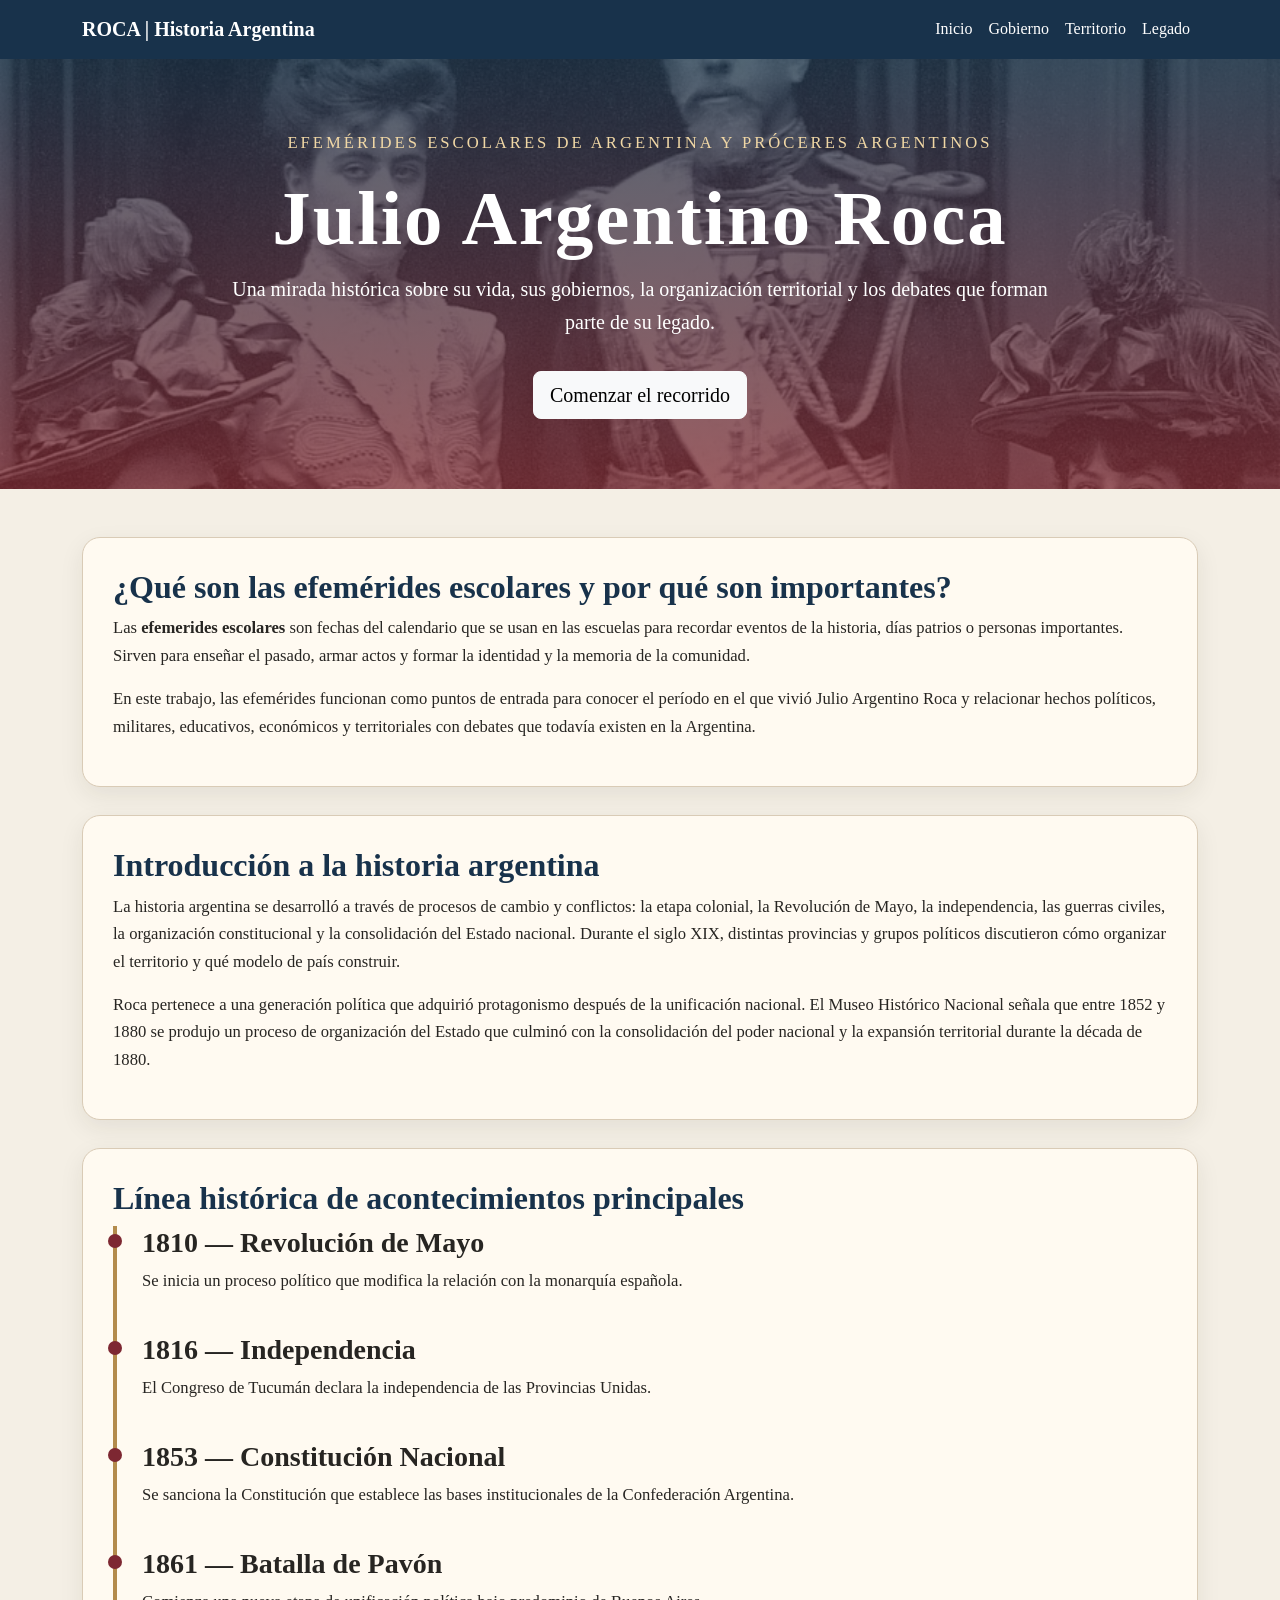
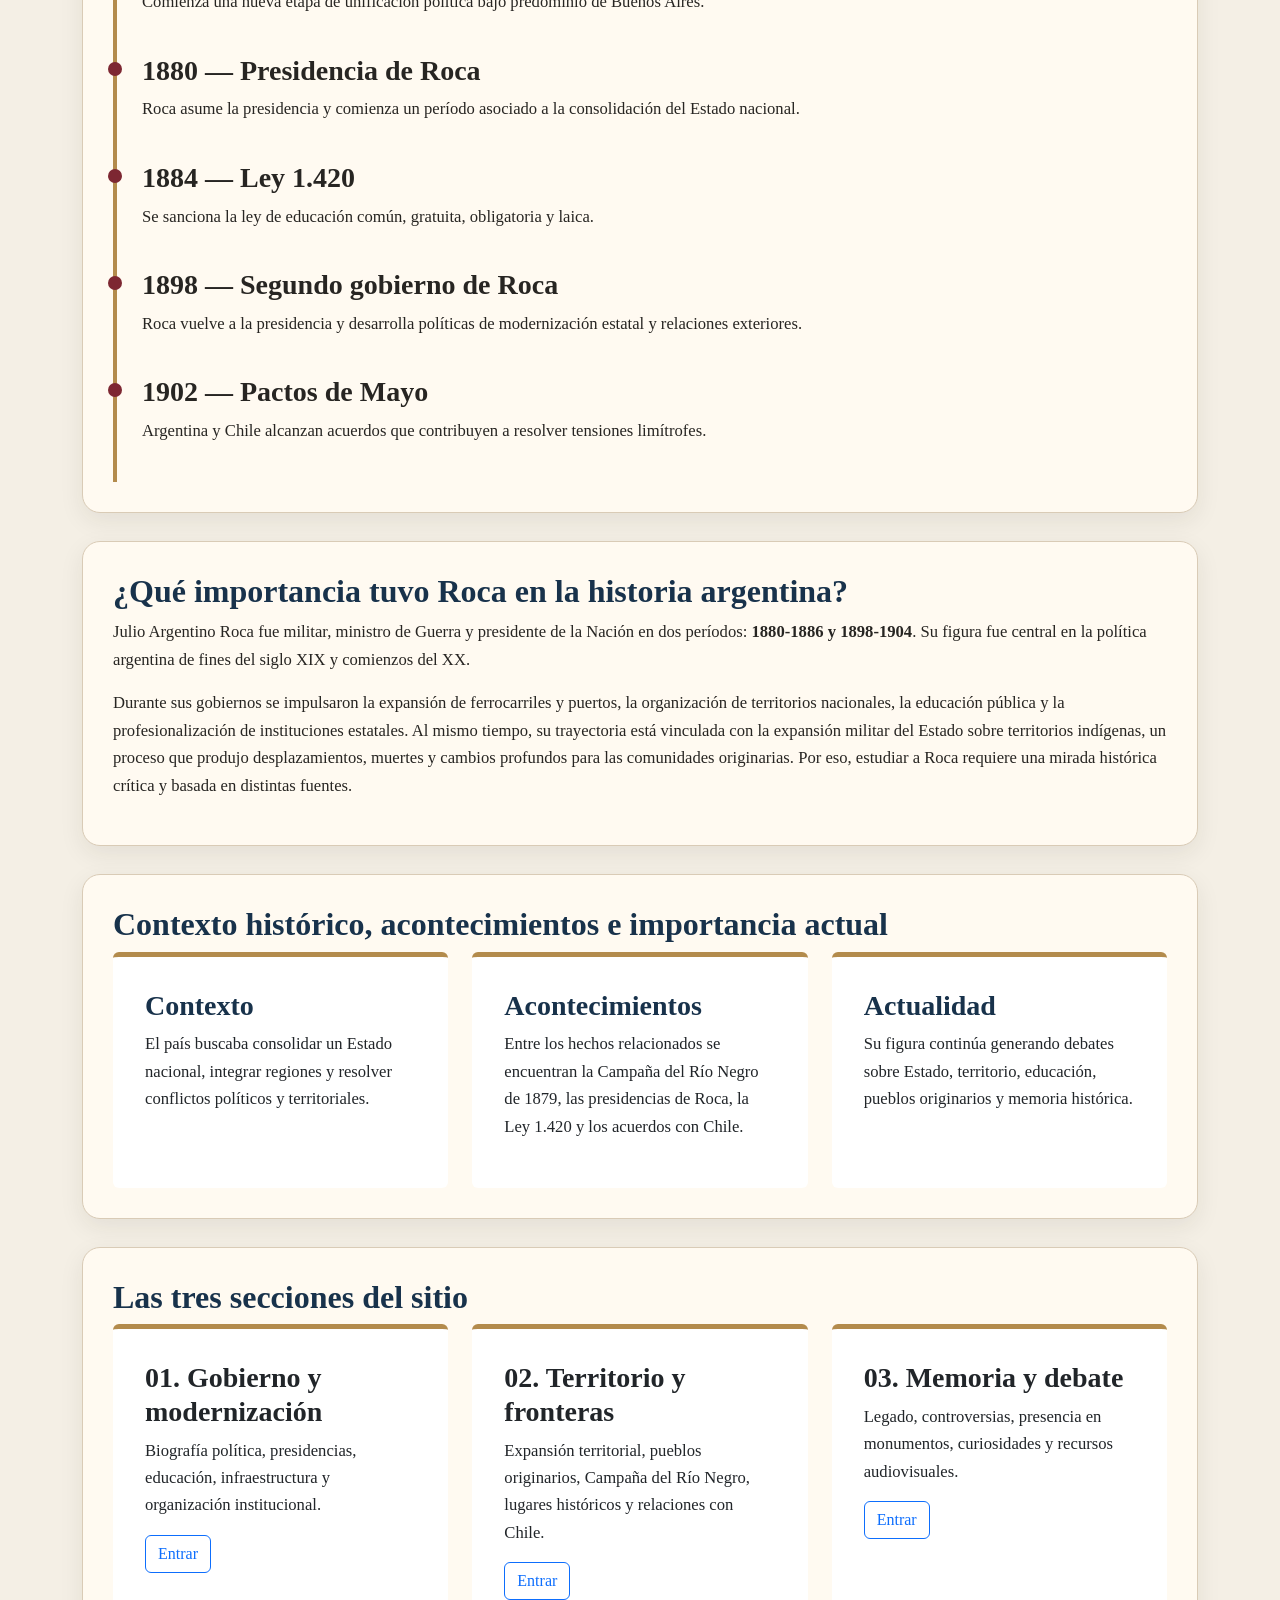
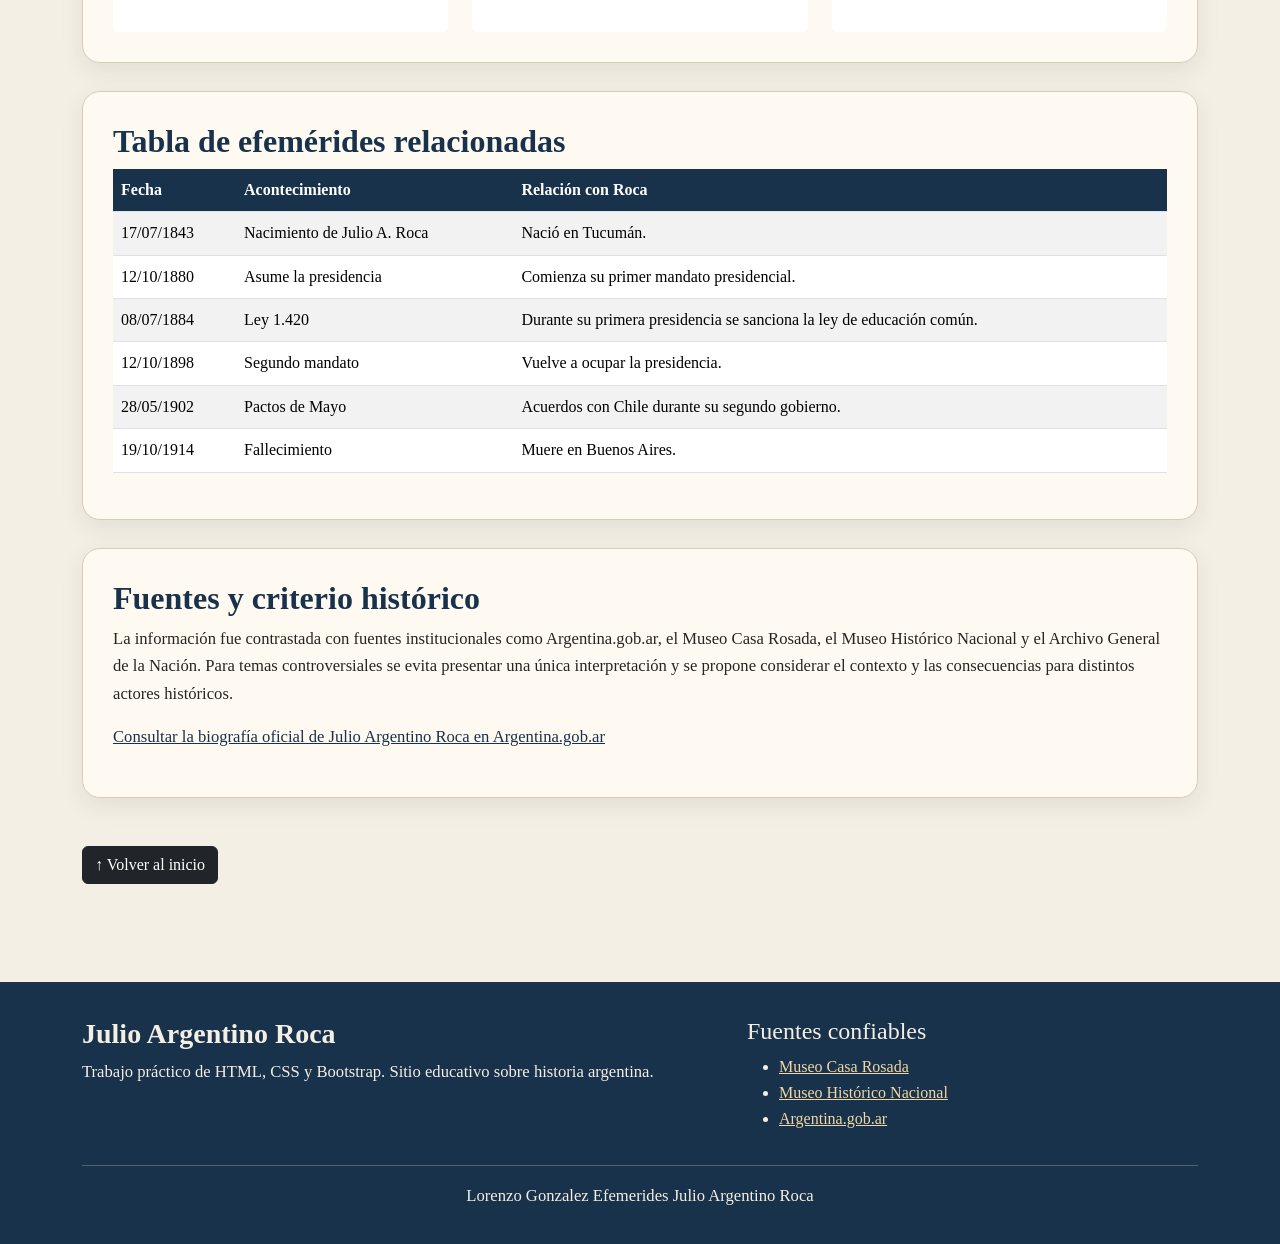
<file: index.html>
<!doctype html>
<html lang="es">
<head>
  <meta charset="utf-8">
  <meta name="viewport" content="width=device-width, initial-scale=1">
  <meta name="description" content="Efemérides escolares y Julio Argentino Roca — trabajo práctico de historia, HTML, CSS y Bootstrap.">
  <title>Inicio | Julio Argentino Roca</title>
  
<link href="https://cdn.jsdelivr.net/npm/bootstrap@5.3.3/dist/css/bootstrap.min.css" rel="stylesheet">
<script src="https://cdn.jsdelivr.net/npm/bootstrap@5.3.3/dist/js/bootstrap.bundle.min.js" defer></script>

  <link rel="stylesheet" href="css/style.css">
</head>
<body id="inicio">

<nav class="navbar navbar-expand-lg navbar-custom sticky-top" aria-label="Navegación principal">
  <div class="container">
    <a class="navbar-brand fw-bold" href="index.html">ROCA | Historia Argentina</a>
    <button class="navbar-toggler bg-light" type="button" data-bs-toggle="collapse" data-bs-target="#menu" aria-controls="menu" aria-expanded="false" aria-label="Abrir menú">☰</button>
    <div class="collapse navbar-collapse" id="menu">
      <ul class="navbar-nav ms-auto">
        <li class="nav-item"><a class="nav-link" href="index.html">Inicio</a></li>
        <li class="nav-item"><a class="nav-link" href="vida.html">Gobierno</a></li>
        <li class="nav-item"><a class="nav-link" href="efemerides.html">Territorio</a></li>
        <li class="nav-item"><a class="nav-link" href="legado.html">Legado</a></li>
      </ul>
    </div>
  </div>
</nav>


<header class="hero">
  <div class="hero-content">
    <p class="kicker">Efemérides escolares de Argentina y próceres argentinos</p>
    <h1>Julio Argentino Roca</h1>
    <p class="lead">Una mirada histórica sobre su vida, sus gobiernos, la organización territorial y los debates que forman parte de su legado.</p>
    <a class="btn btn-light btn-lg mt-3" href="#historia">Comenzar el recorrido</a>
  </div>
</header>

<main class="container py-5">
  <section class="section-box" id="efemerides">
    <h2>¿Qué son las efemérides escolares y por qué son importantes?</h2>
    <p>Las <strong>efemerides escolares</strong>  son fechas del calendario que se usan en las escuelas para recordar eventos de la historia, días patrios o personas importantes. Sirven para enseñar el pasado, armar actos y formar la identidad y la memoria de la comunidad</em>.</p>
    <p>En este trabajo, las efemérides funcionan como puntos de entrada para conocer el período en el que vivió Julio Argentino Roca y relacionar hechos políticos, militares, educativos, económicos y territoriales con debates que todavía existen en la Argentina.</p>
  </section>

  <section class="section-box" id="historia">
    <h2>Introducción a la historia argentina</h2>
    <p>La historia argentina se desarrolló a través de procesos de cambio y conflictos: la etapa colonial, la Revolución de Mayo, la independencia, las guerras civiles, la organización constitucional y la consolidación del Estado nacional. Durante el siglo XIX, distintas provincias y grupos políticos discutieron cómo organizar el territorio y qué modelo de país construir.</p>
    <p>Roca pertenece a una generación política que adquirió protagonismo después de la unificación nacional. El Museo Histórico Nacional señala que entre 1852 y 1880 se produjo un proceso de organización del Estado que culminó con la consolidación del poder nacional y la expansión territorial durante la década de 1880.</p>
  </section>

  <section class="section-box">
    <h2>Línea histórica de acontecimientos principales</h2>
    <div id="timeline">
      <div class="timeline-item"><h3>1810 — Revolución de Mayo</h3><p>Se inicia un proceso político que modifica la relación con la monarquía española.</p></div>
      <div class="timeline-item"><h3>1816 — Independencia</h3><p>El Congreso de Tucumán declara la independencia de las Provincias Unidas.</p></div>
      <div class="timeline-item"><h3>1853 — Constitución Nacional</h3><p>Se sanciona la Constitución que establece las bases institucionales de la Confederación Argentina.</p></div>
      <div class="timeline-item"><h3>1861 — Batalla de Pavón</h3><p>Comienza una nueva etapa de unificación política bajo predominio de Buenos Aires.</p></div>
      <div class="timeline-item"><h3>1880 — Presidencia de Roca</h3><p>Roca asume la presidencia y comienza un período asociado a la consolidación del Estado nacional.</p></div>
      <div class="timeline-item"><h3>1884 — Ley 1.420</h3><p>Se sanciona la ley de educación común, gratuita, obligatoria y laica.</p></div>
      <div class="timeline-item"><h3>1898 — Segundo gobierno de Roca</h3><p>Roca vuelve a la presidencia y desarrolla políticas de modernización estatal y relaciones exteriores.</p></div>
      <div class="timeline-item"><h3>1902 — Pactos de Mayo</h3><p>Argentina y Chile alcanzan acuerdos que contribuyen a resolver tensiones limítrofes.</p></div>
    </div>
  </section>

  <section class="section-box">
    <h2>¿Qué importancia tuvo Roca en la historia argentina?</h2>
    <p>Julio Argentino Roca fue militar, ministro de Guerra y presidente de la Nación en dos períodos: <strong>1880-1886 y 1898-1904</strong>. Su figura fue central en la política argentina de fines del siglo XIX y comienzos del XX.</p>
    <p>Durante sus gobiernos se impulsaron la expansión de ferrocarriles y puertos, la organización de territorios nacionales, la educación pública y la profesionalización de instituciones estatales. Al mismo tiempo, su trayectoria está vinculada con la expansión militar del Estado sobre territorios indígenas, un proceso que produjo desplazamientos, muertes y cambios profundos para las comunidades originarias. Por eso, estudiar a Roca requiere una mirada histórica crítica y basada en distintas fuentes.</p>
  </section>

  <section class="section-box">
    <h2>Contexto histórico, acontecimientos e importancia actual</h2>
    <div class="row g-4">
      <div class="col-md-4"><div class="card p-3"><div class="card-body"><h3 class="card-title">Contexto</h3><p>El país buscaba consolidar un Estado nacional, integrar regiones y resolver conflictos políticos y territoriales.</p></div></div></div>
      <div class="col-md-4"><div class="card p-3"><div class="card-body"><h3 class="card-title">Acontecimientos</h3><p>Entre los hechos relacionados se encuentran la Campaña del Río Negro de 1879, las presidencias de Roca, la Ley 1.420 y los acuerdos con Chile.</p></div></div></div>
      <div class="col-md-4"><div class="card p-3"><div class="card-body"><h3 class="card-title">Actualidad</h3><p>Su figura continúa generando debates sobre Estado, territorio, educación, pueblos originarios y memoria histórica.</p></div></div></div>
    </div>
  </section>

  <section class="section-box">
    <h2>Las tres secciones del sitio</h2>
    <div class="row g-4">
      <div class="col-md-4"><div class="card p-3"><div class="card-body"><h3>01. Gobierno y modernización</h3><p>Biografía política, presidencias, educación, infraestructura y organización institucional.</p><a class="btn btn-outline-primary" href="vida.html">Entrar</a></div></div></div>
      <div class="col-md-4"><div class="card p-3"><div class="card-body"><h3>02. Territorio y fronteras</h3><p>Expansión territorial, pueblos originarios, Campaña del Río Negro, lugares históricos y relaciones con Chile.</p><a class="btn btn-outline-primary" href="efemerides.html">Entrar</a></div></div></div>
      <div class="col-md-4"><div class="card p-3"><div class="card-body"><h3>03. Memoria y debate</h3><p>Legado, controversias, presencia en monumentos, curiosidades y recursos audiovisuales.</p><a class="btn btn-outline-primary" href="legado.html">Entrar</a></div></div></div>
    </div>
  </section>

  <section class="section-box">
    <h2>Tabla de efemérides relacionadas</h2>
    <div class="table-responsive">
      <table class="table table-striped table-history">
        <thead><tr><th>Fecha</th><th>Acontecimiento</th><th>Relación con Roca</th></tr></thead>
        <tbody>
          <tr><td>17/07/1843</td><td>Nacimiento de Julio A. Roca</td><td>Nació en Tucumán.</td></tr>
          <tr><td>12/10/1880</td><td>Asume la presidencia</td><td>Comienza su primer mandato presidencial.</td></tr>
          <tr><td>08/07/1884</td><td>Ley 1.420</td><td>Durante su primera presidencia se sanciona la ley de educación común.</td></tr>
          <tr><td>12/10/1898</td><td>Segundo mandato</td><td>Vuelve a ocupar la presidencia.</td></tr>
          <tr><td>28/05/1902</td><td>Pactos de Mayo</td><td>Acuerdos con Chile durante su segundo gobierno.</td></tr>
          <tr><td>19/10/1914</td><td>Fallecimiento</td><td>Muere en Buenos Aires.</td></tr>
        </tbody>
      </table>
    </div>
  </section>

  <section class="section-box">
    <h2>Fuentes y criterio histórico</h2>
    <p>La información fue contrastada con fuentes institucionales como Argentina.gob.ar, el Museo Casa Rosada, el Museo Histórico Nacional y el Archivo General de la Nación. Para temas controversiales se evita presentar una única interpretación y se propone considerar el contexto y las consecuencias para distintos actores históricos.</p>
    <p><a href="https://www.argentina.gob.ar/secretariageneral/museo-casa-rosada/alejo-julio-argentino-roca" target="_blank" rel="noopener">Consultar la biografía oficial de Julio Argentino Roca en Argentina.gob.ar</a></p>
  </section>

  <a class="back-top btn btn-dark" href="#inicio">↑ Volver al inicio</a>
</main>


<footer>
  <div class="container">
    <div class="row g-4">
      <div class="col-md-7">
        <h3>Julio Argentino Roca</h3>
        <p class="mb-0">Trabajo práctico de HTML, CSS y Bootstrap. Sitio educativo sobre historia argentina.</p>
      </div>
      <div class="col-md-5">
        <h4>Fuentes confiables</h4>
        <ul>
          <li><a href="https://www.argentina.gob.ar/secretariageneral/museo-casa-rosada/alejo-julio-argentino-roca" target="_blank" rel="noopener">Museo Casa Rosada</a></li>
          <li><a href="https://museohistoriconacional.cultura.gob.ar/" target="_blank" rel="noopener">Museo Histórico Nacional</a></li>
          <li><a href="https://www.argentina.gob.ar/" target="_blank" rel="noopener">Argentina.gob.ar</a></li>
        </ul>
      </div>
    </div>
    <hr>
    <p class="mb-0 text-center">Lorenzo Gonzalez Efemerides Julio Argentino Roca</p>
  </div>
</footer>

</body>
</html>
</file>
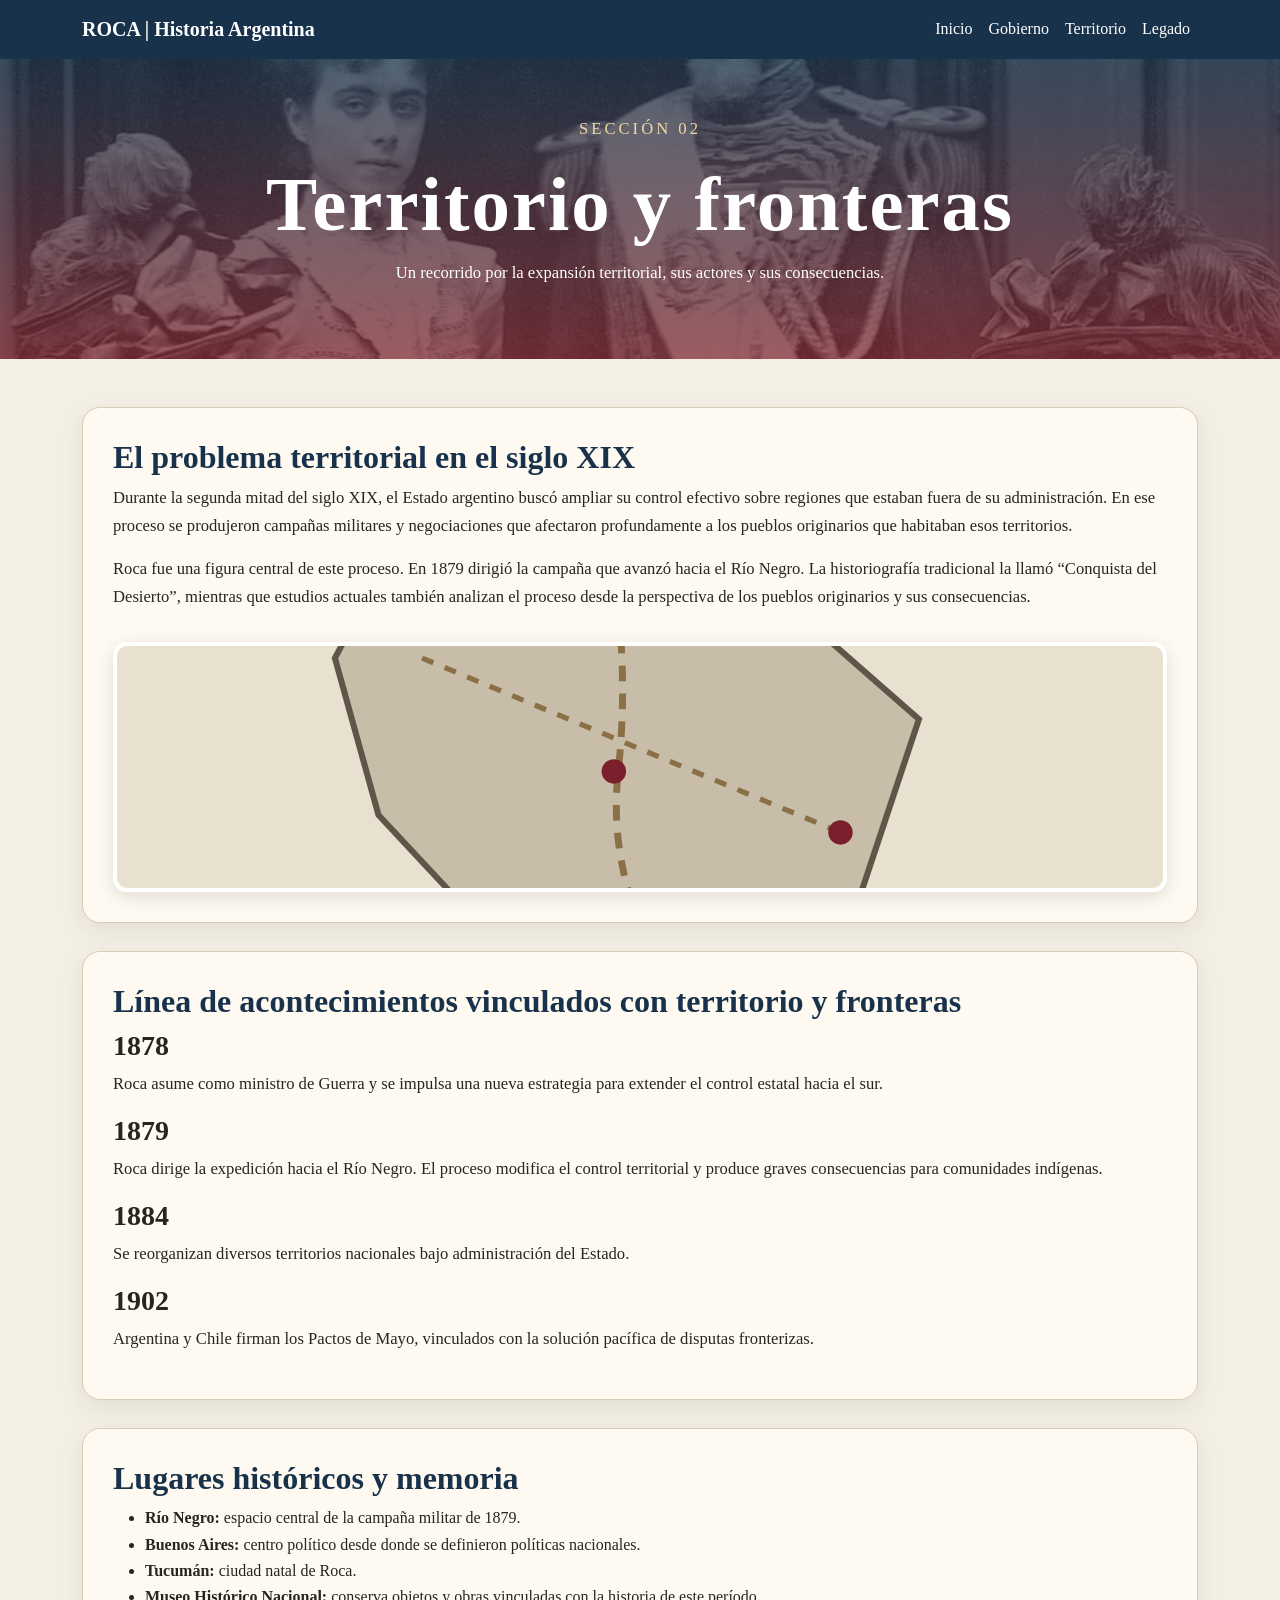
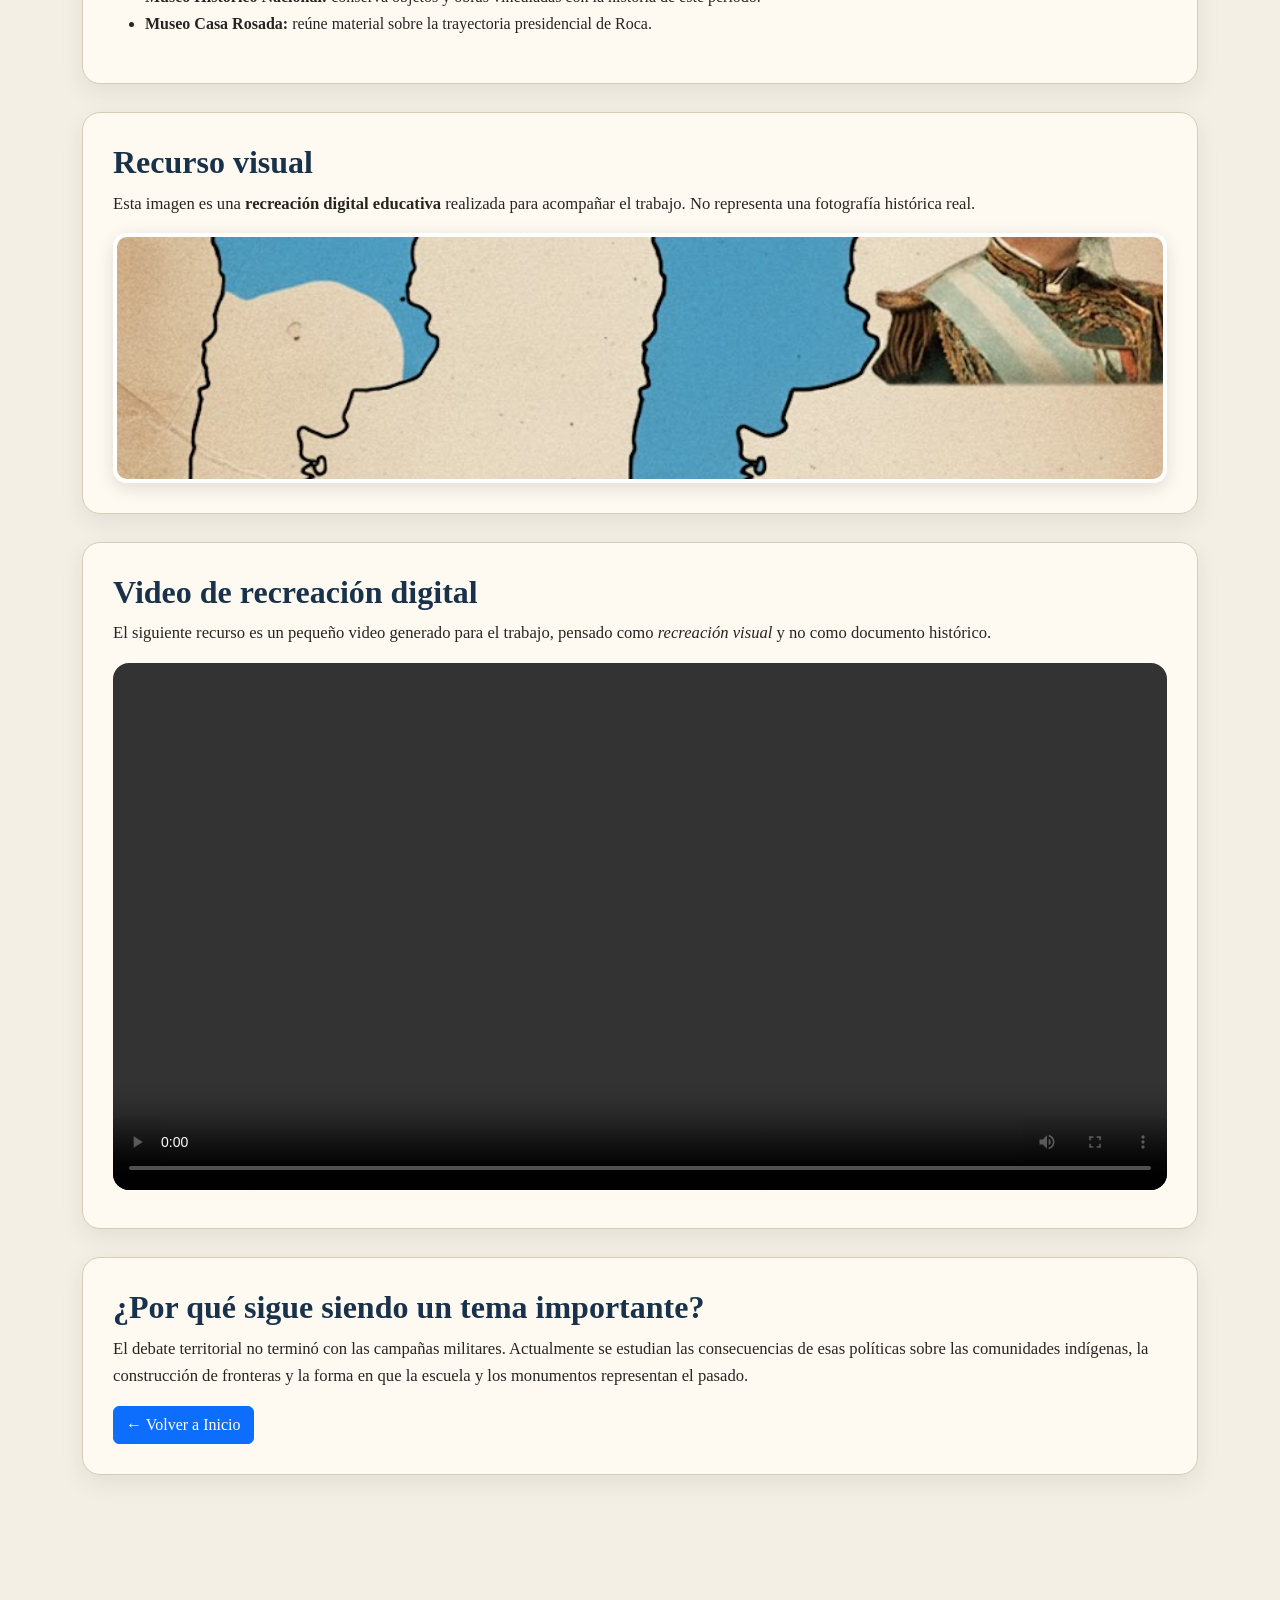
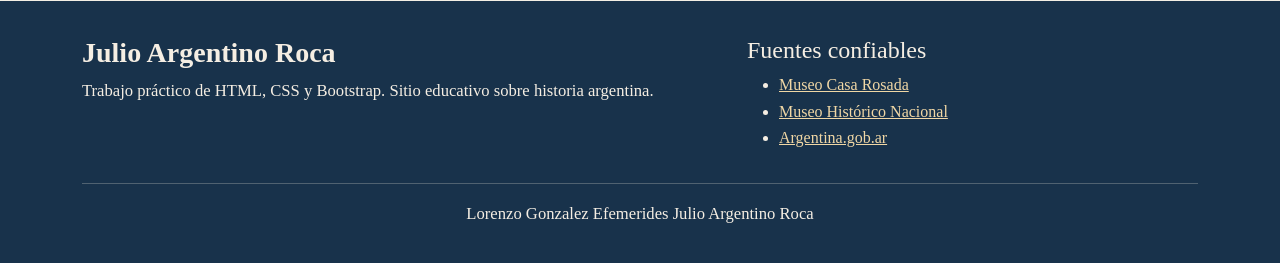
<file: efemerides.html>
<!doctype html>
<html lang="es">
<head>
  <meta charset="utf-8">
  <meta name="viewport" content="width=device-width, initial-scale=1">
  <meta name="description" content="Efemérides escolares y Julio Argentino Roca — trabajo práctico de historia, HTML, CSS y Bootstrap.">
  <title>Territorio | Julio Argentino Roca</title>
  
<link href="https://cdn.jsdelivr.net/npm/bootstrap@5.3.3/dist/css/bootstrap.min.css" rel="stylesheet">
<script src="https://cdn.jsdelivr.net/npm/bootstrap@5.3.3/dist/js/bootstrap.bundle.min.js" defer></script>

  <link rel="stylesheet" href="css/style.css">
</head>
<body id="inicio">

<nav class="navbar navbar-expand-lg navbar-custom sticky-top" aria-label="Navegación principal">
  <div class="container">
    <a class="navbar-brand fw-bold" href="index.html">ROCA | Historia Argentina</a>
    <button class="navbar-toggler bg-light" type="button" data-bs-toggle="collapse" data-bs-target="#menu" aria-controls="menu" aria-expanded="false" aria-label="Abrir menú">☰</button>
    <div class="collapse navbar-collapse" id="menu">
      <ul class="navbar-nav ms-auto">
        <li class="nav-item"><a class="nav-link" href="index.html">Inicio</a></li>
        <li class="nav-item"><a class="nav-link" href="vida.html">Gobierno</a></li>
        <li class="nav-item"><a class="nav-link" href="efemerides.html">Territorio</a></li>
        <li class="nav-item"><a class="nav-link" href="legado.html">Legado</a></li>
      </ul>
    </div>
  </div>
</nav>


<header class="hero" style="min-height:300px">
  <div class="hero-content"><p class="kicker">Sección 02</p><h1>Territorio y fronteras</h1><p>Un recorrido por la expansión territorial, sus actores y sus consecuencias.</p></div>
</header>
<main class="container py-5">
  <section class="section-box">
    <h2>El problema territorial en el siglo XIX</h2>
    <p>Durante la segunda mitad del siglo XIX, el Estado argentino buscó ampliar su control efectivo sobre regiones que estaban fuera de su administración. En ese proceso se produjeron campañas militares y negociaciones que afectaron profundamente a los pueblos originarios que habitaban esos territorios.</p>
    <p>Roca fue una figura central de este proceso. En 1879 dirigió la campaña que avanzó hacia el Río Negro. La historiografía tradicional la llamó “Conquista del Desierto”, mientras que estudios actuales también analizan el proceso desde la perspectiva de los pueblos originarios y sus consecuencias.</p>
    <img class="gallery-img mt-3" src="img/territorio.svg" alt="Mapa esquemático sobre territorio y organización nacional">
  </section>

  <section class="section-box">
    <h2>Línea de acontecimientos vinculados con territorio y fronteras</h2>
    <div class="timeline-item"><h3>1878</h3><p>Roca asume como ministro de Guerra y se impulsa una nueva estrategia para extender el control estatal hacia el sur.</p></div>
    <div class="timeline-item"><h3>1879</h3><p>Roca dirige la expedición hacia el Río Negro. El proceso modifica el control territorial y produce graves consecuencias para comunidades indígenas.</p></div>
    <div class="timeline-item"><h3>1884</h3><p>Se reorganizan diversos territorios nacionales bajo administración del Estado.</p></div>
    <div class="timeline-item"><h3>1902</h3><p>Argentina y Chile firman los Pactos de Mayo, vinculados con la solución pacífica de disputas fronterizas.</p></div>
  </section>

  <section class="section-box">
    <h2>Lugares históricos y memoria</h2>
    <ul>
      <li><strong>Río Negro:</strong> espacio central de la campaña militar de 1879.</li>
      <li><strong>Buenos Aires:</strong> centro político desde donde se definieron políticas nacionales.</li>
      <li><strong>Tucumán:</strong> ciudad natal de Roca.</li>
      <li><strong>Museo Histórico Nacional:</strong> conserva objetos y obras vinculadas con la historia de este período.</li>
      <li><strong>Museo Casa Rosada:</strong> reúne material sobre la trayectoria presidencial de Roca.</li>
    </ul>
  </section>

  <section class="section-box">
    <h2>Recurso visual</h2>
    <p>Esta imagen es una <strong>recreación digital educativa</strong> realizada para acompañar el trabajo. No representa una fotografía histórica real.</p>
    <div class="text-center">
      <img class="gallery-img" src="img/territorio.jpg" alt="Recreación digital del territorio argentino en proceso de organización">
    </div>
  </section>

  <section class="section-box">
    <h2>Video de recreación digital</h2>
    <p>El siguiente recurso es un pequeño video generado para el trabajo, pensado como <em>recreación visual</em> y no como documento histórico.</p>
    <video class="w-100 rounded-4" controls preload="metadata">
      <source src="video/recreacion_ia_roca.mp4" type="video/mp4">
      Tu navegador no puede reproducir este video.
    </video>
  </section>

  <section class="section-box">
    <h2>¿Por qué sigue siendo un tema importante?</h2>
    <p>El debate territorial no terminó con las campañas militares. Actualmente se estudian las consecuencias de esas políticas sobre las comunidades indígenas, la construcción de fronteras y la forma en que la escuela y los monumentos representan el pasado.</p>
    <a class="btn btn-primary" href="index.html">← Volver a Inicio</a>
  </section>
</main>


<footer>
  <div class="container">
    <div class="row g-4">
      <div class="col-md-7">
        <h3>Julio Argentino Roca</h3>
        <p class="mb-0">Trabajo práctico de HTML, CSS y Bootstrap. Sitio educativo sobre historia argentina.</p>
      </div>
      <div class="col-md-5">
        <h4>Fuentes confiables</h4>
        <ul>
          <li><a href="https://www.argentina.gob.ar/secretariageneral/museo-casa-rosada/alejo-julio-argentino-roca" target="_blank" rel="noopener">Museo Casa Rosada</a></li>
          <li><a href="https://museohistoriconacional.cultura.gob.ar/" target="_blank" rel="noopener">Museo Histórico Nacional</a></li>
          <li><a href="https://www.argentina.gob.ar/" target="_blank" rel="noopener">Argentina.gob.ar</a></li>
        </ul>
      </div>
    </div>
    <hr>
    <p class="mb-0 text-center">Lorenzo Gonzalez Efemerides Julio Argentino Roca</p>
  </div>
</footer>

</body>
</html>
</file>
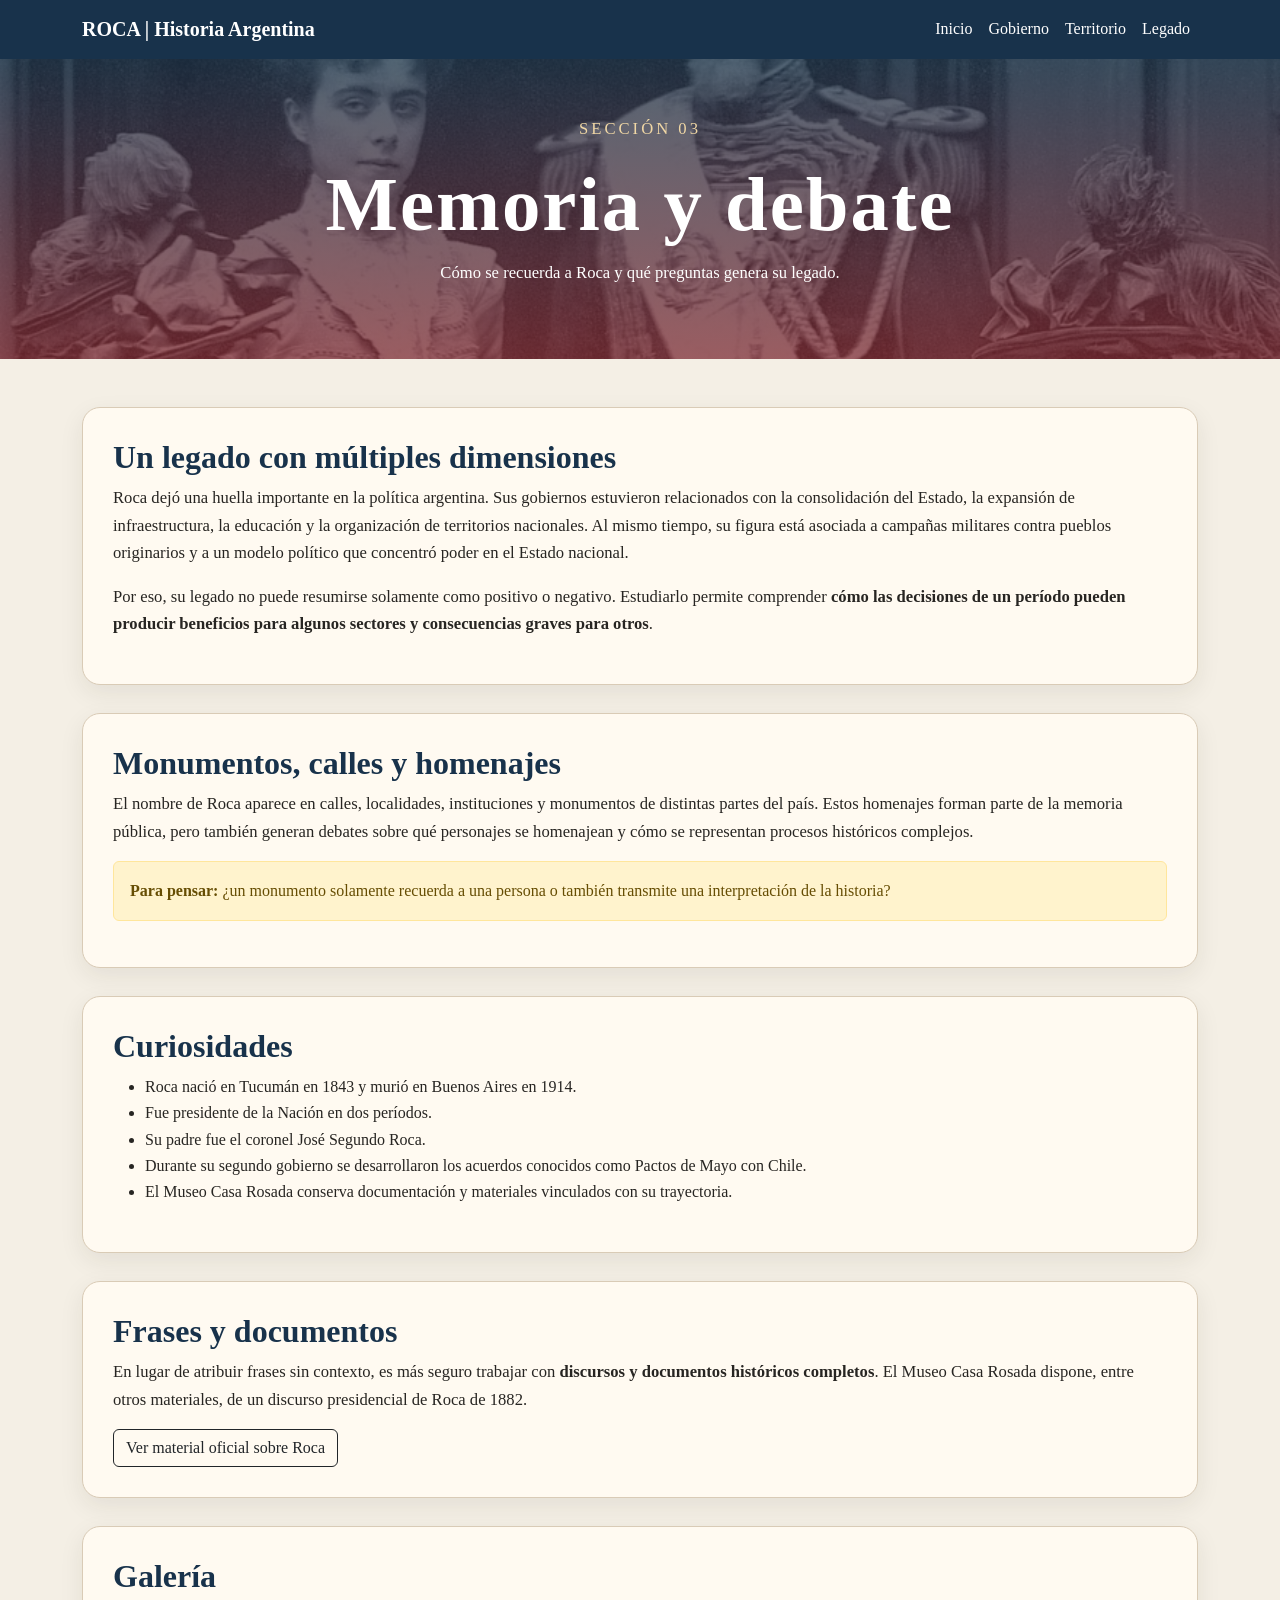
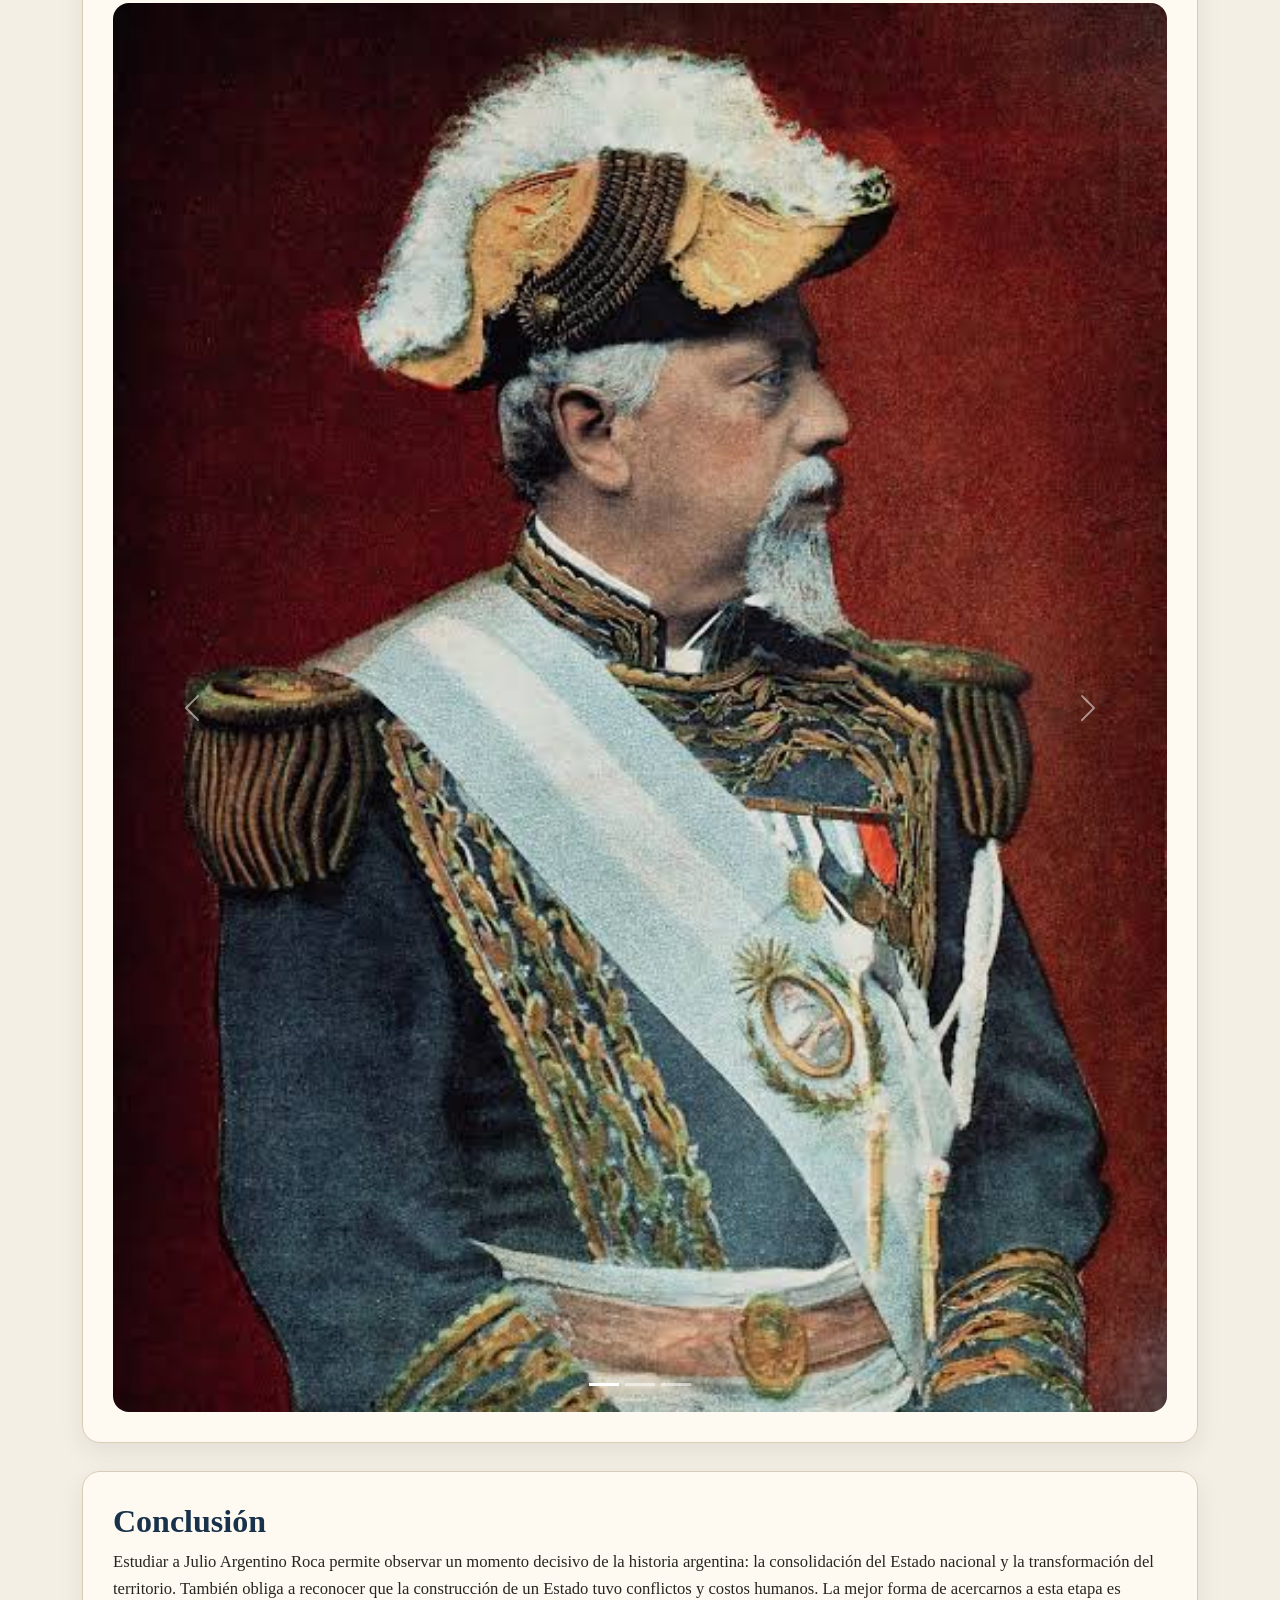
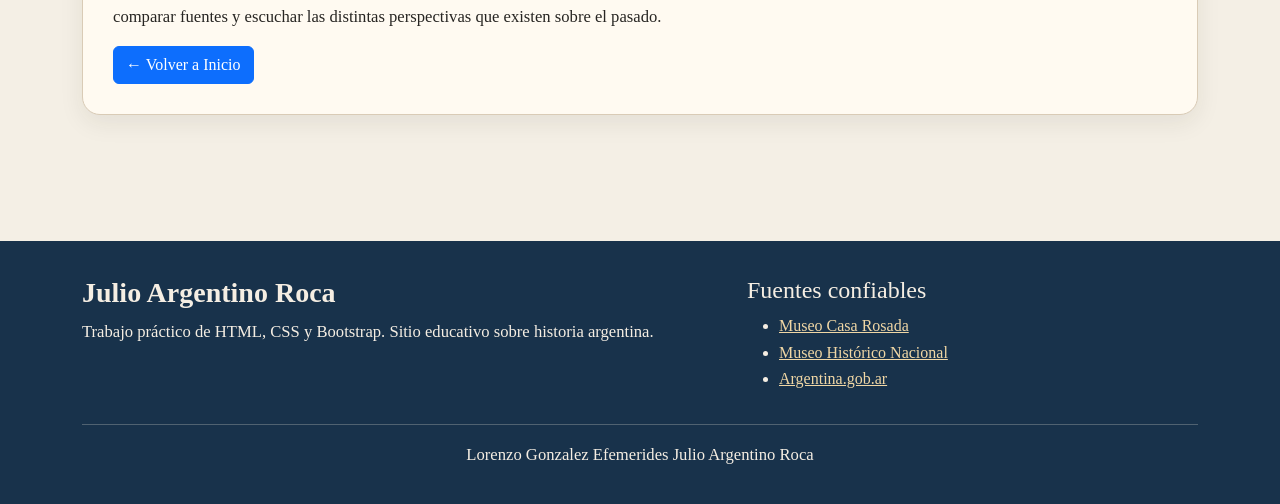
<file: legado.html>
<!doctype html>
<html lang="es">
<head>
  <meta charset="utf-8">
  <meta name="viewport" content="width=device-width, initial-scale=1">
  <meta name="description" content="Efemérides escolares y Julio Argentino Roca — trabajo práctico de historia, HTML, CSS y Bootstrap.">
  <title>Memoria y debate | Julio Argentino Roca</title>
  
<link href="https://cdn.jsdelivr.net/npm/bootstrap@5.3.3/dist/css/bootstrap.min.css" rel="stylesheet">
<script src="https://cdn.jsdelivr.net/npm/bootstrap@5.3.3/dist/js/bootstrap.bundle.min.js" defer></script>

  <link rel="stylesheet" href="css/style.css">
</head>
<body id="inicio">

<nav class="navbar navbar-expand-lg navbar-custom sticky-top" aria-label="Navegación principal">
  <div class="container">
    <a class="navbar-brand fw-bold" href="index.html">ROCA | Historia Argentina</a>
    <button class="navbar-toggler bg-light" type="button" data-bs-toggle="collapse" data-bs-target="#menu" aria-controls="menu" aria-expanded="false" aria-label="Abrir menú">☰</button>
    <div class="collapse navbar-collapse" id="menu">
      <ul class="navbar-nav ms-auto">
        <li class="nav-item"><a class="nav-link" href="index.html">Inicio</a></li>
        <li class="nav-item"><a class="nav-link" href="vida.html">Gobierno</a></li>
        <li class="nav-item"><a class="nav-link" href="efemerides.html">Territorio</a></li>
        <li class="nav-item"><a class="nav-link" href="legado.html">Legado</a></li>
      </ul>
    </div>
  </div>
</nav>


<header class="hero" style="min-height:300px">
  <div class="hero-content"><p class="kicker">Sección 03</p><h1>Memoria y debate</h1><p>Cómo se recuerda a Roca y qué preguntas genera su legado.</p></div>
</header>
<main class="container py-5">
  <section class="section-box">
    <h2>Un legado con múltiples dimensiones</h2>
    <p>Roca dejó una huella importante en la política argentina. Sus gobiernos estuvieron relacionados con la consolidación del Estado, la expansión de infraestructura, la educación y la organización de territorios nacionales. Al mismo tiempo, su figura está asociada a campañas militares contra pueblos originarios y a un modelo político que concentró poder en el Estado nacional.</p>
    <p>Por eso, su legado no puede resumirse solamente como positivo o negativo. Estudiarlo permite comprender <strong>cómo las decisiones de un período pueden producir beneficios para algunos sectores y consecuencias graves para otros</strong>.</p>
  </section>

  <section class="section-box">
    <h2>Monumentos, calles y homenajes</h2>
    <p>El nombre de Roca aparece en calles, localidades, instituciones y monumentos de distintas partes del país. Estos homenajes forman parte de la memoria pública, pero también generan debates sobre qué personajes se homenajean y cómo se representan procesos históricos complejos.</p>
    <div class="alert alert-warning" role="alert">
      <strong>Para pensar:</strong> ¿un monumento solamente recuerda a una persona o también transmite una interpretación de la historia?
    </div>
  </section>

  <section class="section-box">
    <h2>Curiosidades</h2>
    <ul>
      <li>Roca nació en Tucumán en 1843 y murió en Buenos Aires en 1914.</li>
      <li>Fue presidente de la Nación en dos períodos.</li>
      <li>Su padre fue el coronel José Segundo Roca.</li>
      <li>Durante su segundo gobierno se desarrollaron los acuerdos conocidos como Pactos de Mayo con Chile.</li>
      <li>El Museo Casa Rosada conserva documentación y materiales vinculados con su trayectoria.</li>
    </ul>
  </section>

  <section class="section-box">
    <h2>Frases y documentos</h2>
    <p>En lugar de atribuir frases sin contexto, es más seguro trabajar con <strong>discursos y documentos históricos completos</strong>. El Museo Casa Rosada dispone, entre otros materiales, de un discurso presidencial de Roca de 1882.</p>
    <a class="btn btn-outline-dark" target="_blank" rel="noopener" href="https://www.argentina.gob.ar/secretariageneral/museo-casa-rosada/nuevos-liderazgos/julio-roca">Ver material oficial sobre Roca</a>
  </section>

  <section class="section-box">
    <h2>Galería</h2>
    <div id="galeria" class="carousel slide" data-bs-ride="carousel">
      <div class="carousel-indicators">
        <button type="button" data-bs-target="#galeria" data-bs-slide-to="0" class="active" aria-current="true" aria-label="Imagen 1"></button>
        <button type="button" data-bs-target="#galeria" data-bs-slide-to="1" aria-label="Imagen 2"></button>
        <button type="button" data-bs-target="#galeria" data-bs-slide-to="2" aria-label="Imagen 3"></button>
      </div>
      <div class="carousel-inner rounded-4">
        <div class="carousel-item active"><img src="img/roca.jpg" class="d-block w-100" alt="Recreación digital de Roca"></div>
        <div class="carousel-item"><img src="img/territorio.jpg" class="d-block w-100" alt="Mapa esquemático"></div>
        <div class="carousel-item"><img src="img/roca.legado.jpg" class="d-block w-100" alt="Recreación digital sobre memoria histórica"></div>
      </div>
      <button class="carousel-control-prev" type="button" data-bs-target="#galeria" data-bs-slide="prev"><span class="carousel-control-prev-icon"></span></button>
      <button class="carousel-control-next" type="button" data-bs-target="#galeria" data-bs-slide="next"><span class="carousel-control-next-icon"></span></button>
    </div>
  </section>

  <section class="section-box">
    <h2>Conclusión</h2>
    <p>Estudiar a Julio Argentino Roca permite observar un momento decisivo de la historia argentina: la consolidación del Estado nacional y la transformación del territorio. También obliga a reconocer que la construcción de un Estado tuvo conflictos y costos humanos. La mejor forma de acercarnos a esta etapa es comparar fuentes y escuchar las distintas perspectivas que existen sobre el pasado.</p>
    <a class="btn btn-primary" href="index.html">← Volver a Inicio</a>
  </section>
</main>


<footer>
  <div class="container">
    <div class="row g-4">
      <div class="col-md-7">
        <h3>Julio Argentino Roca</h3>
        <p class="mb-0">Trabajo práctico de HTML, CSS y Bootstrap. Sitio educativo sobre historia argentina.</p>
      </div>
      <div class="col-md-5">
        <h4>Fuentes confiables</h4>
        <ul>
          <li><a href="https://www.argentina.gob.ar/secretariageneral/museo-casa-rosada/alejo-julio-argentino-roca" target="_blank" rel="noopener">Museo Casa Rosada</a></li>
          <li><a href="https://museohistoriconacional.cultura.gob.ar/" target="_blank" rel="noopener">Museo Histórico Nacional</a></li>
          <li><a href="https://www.argentina.gob.ar/" target="_blank" rel="noopener">Argentina.gob.ar</a></li>
        </ul>
      </div>
    </div>
    <hr>
    <p class="mb-0 text-center">Lorenzo Gonzalez Efemerides Julio Argentino Roca</p>
  </div>
</footer>

</body>
</html>
</file>
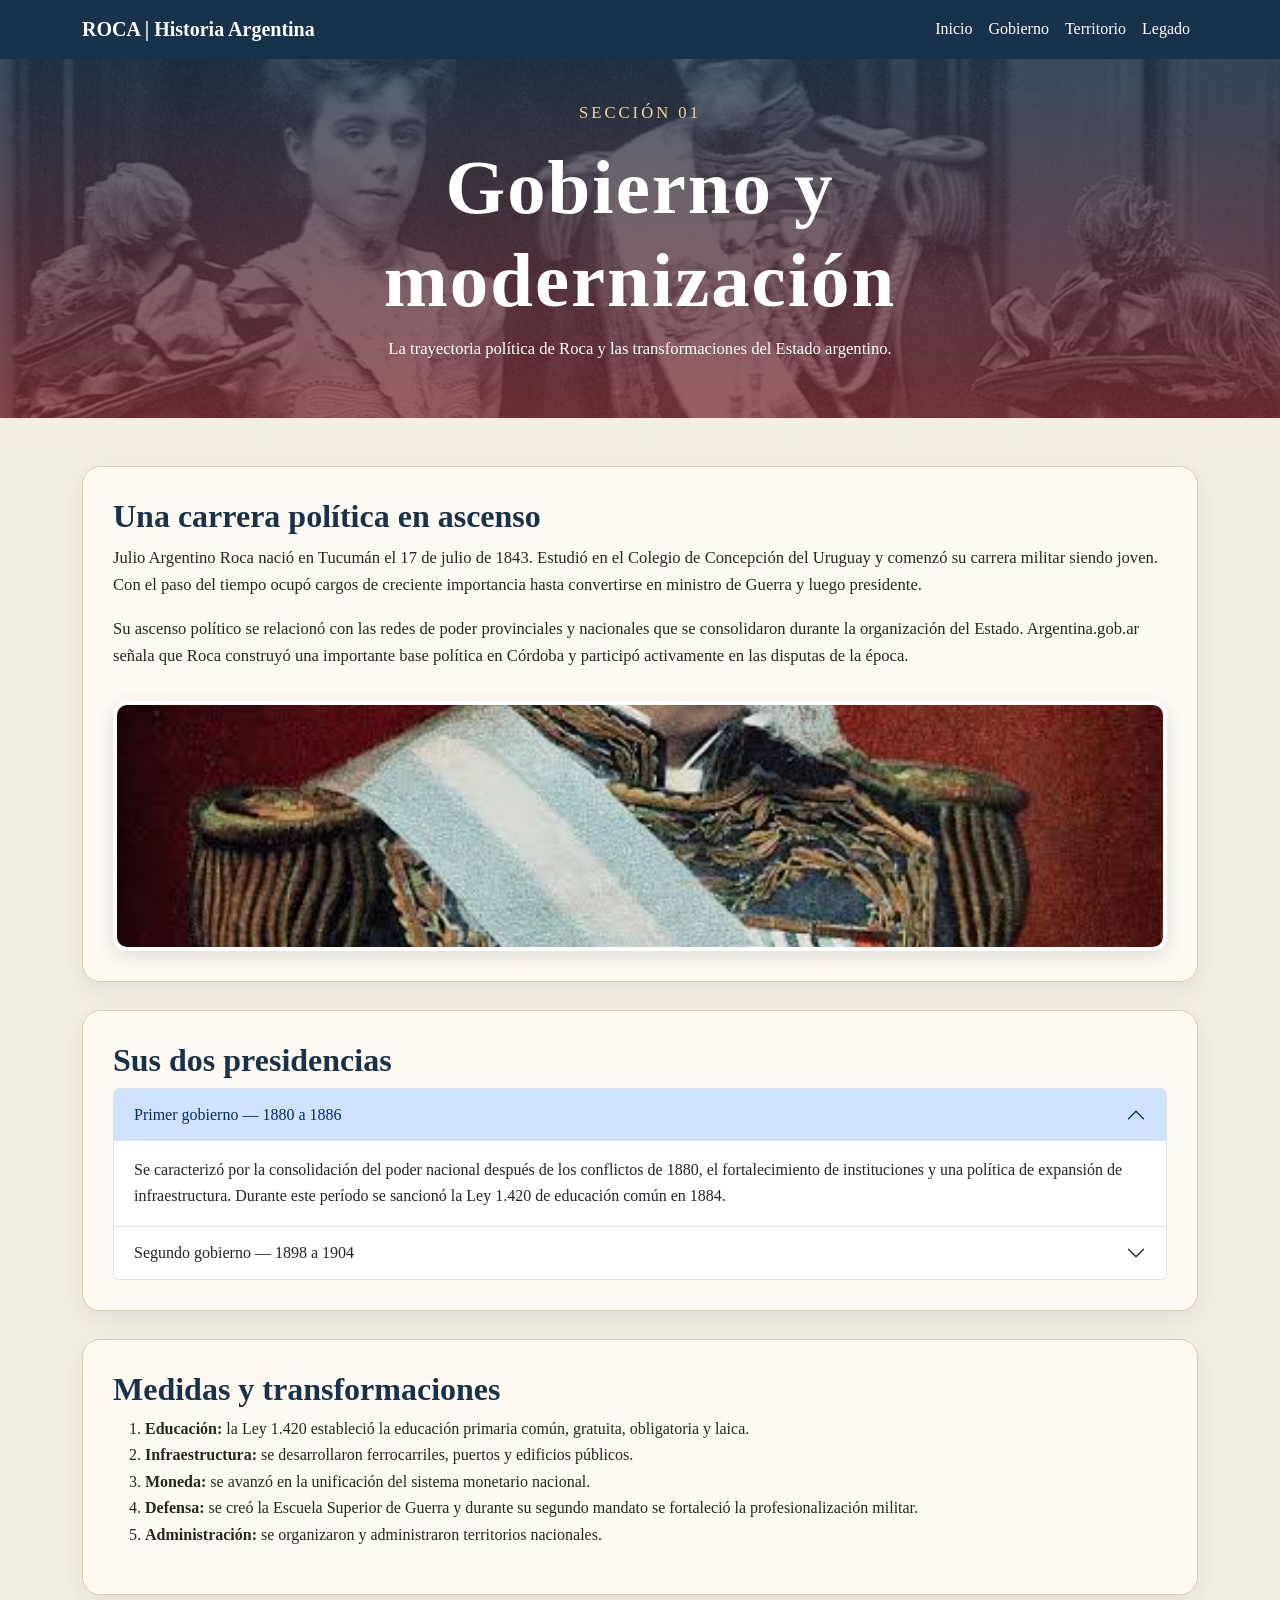
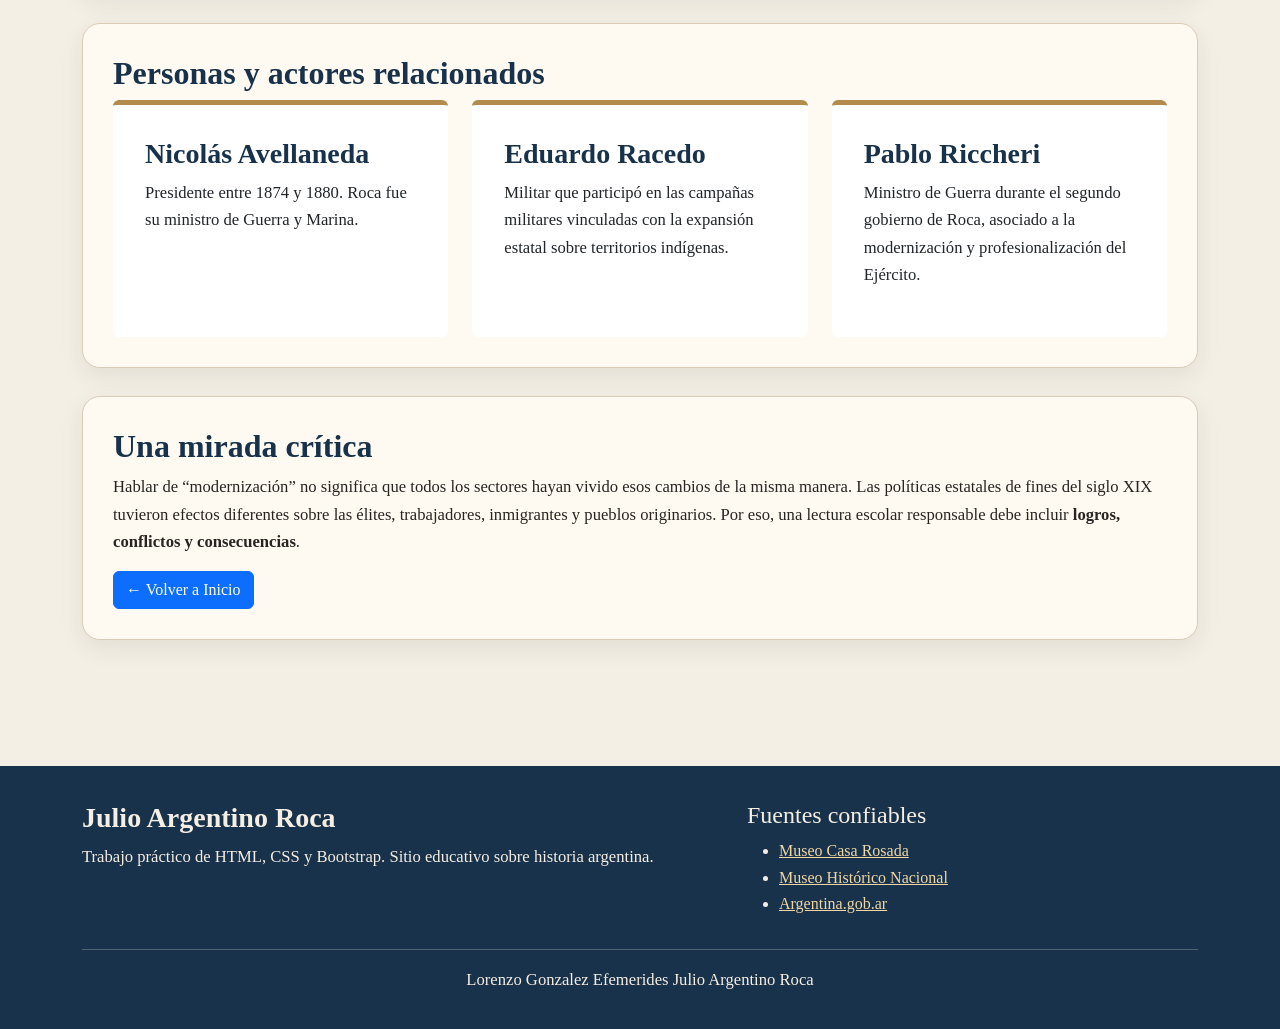
<file: vida.html>
<!doctype html>
<html lang="es">
<head>
  <meta charset="utf-8">
  <meta name="viewport" content="width=device-width, initial-scale=1">
  <meta name="description" content="Efemérides escolares y Julio Argentino Roca — trabajo práctico de historia, HTML, CSS y Bootstrap.">
  <title>Gobierno | Julio Argentino Roca</title>
  
<link href="https://cdn.jsdelivr.net/npm/bootstrap@5.3.3/dist/css/bootstrap.min.css" rel="stylesheet">
<script src="https://cdn.jsdelivr.net/npm/bootstrap@5.3.3/dist/js/bootstrap.bundle.min.js" defer></script>

  <link rel="stylesheet" href="css/style.css">
</head>
<body id="inicio">

<nav class="navbar navbar-expand-lg navbar-custom sticky-top" aria-label="Navegación principal">
  <div class="container">
    <a class="navbar-brand fw-bold" href="index.html">ROCA | Historia Argentina</a>
    <button class="navbar-toggler bg-light" type="button" data-bs-toggle="collapse" data-bs-target="#menu" aria-controls="menu" aria-expanded="false" aria-label="Abrir menú">☰</button>
    <div class="collapse navbar-collapse" id="menu">
      <ul class="navbar-nav ms-auto">
        <li class="nav-item"><a class="nav-link" href="index.html">Inicio</a></li>
        <li class="nav-item"><a class="nav-link" href="vida.html">Gobierno</a></li>
        <li class="nav-item"><a class="nav-link" href="efemerides.html">Territorio</a></li>
        <li class="nav-item"><a class="nav-link" href="legado.html">Legado</a></li>
      </ul>
    </div>
  </div>
</nav>


<header class="hero" style="min-height:300px">
  <div class="hero-content"><p class="kicker">Sección 01</p><h1>Gobierno y modernización</h1><p>La trayectoria política de Roca y las transformaciones del Estado argentino.</p></div>
</header>
<main class="container py-5">
  <section class="section-box">
    <h2>Una carrera política en ascenso</h2>
    <p>Julio Argentino Roca nació en Tucumán el 17 de julio de 1843. Estudió en el Colegio de Concepción del Uruguay y comenzó su carrera militar siendo joven. Con el paso del tiempo ocupó cargos de creciente importancia hasta convertirse en ministro de Guerra y luego presidente.</p>
    <p>Su ascenso político se relacionó con las redes de poder provinciales y nacionales que se consolidaron durante la organización del Estado. Argentina.gob.ar señala que Roca construyó una importante base política en Córdoba y participó activamente en las disputas de la época.</p>
    <img class="gallery-img mt-3" src="img/roca.jpg" alt="Recreación digital educativa de Julio Argentino Roca">
  </section>

  <section class="section-box">
    <h2>Sus dos presidencias</h2>
    <div class="accordion" id="presidencias">
      <div class="accordion-item">
        <h3 class="accordion-header"><button class="accordion-button" data-bs-toggle="collapse" data-bs-target="#p1">Primer gobierno — 1880 a 1886</button></h3>
        <div id="p1" class="accordion-collapse collapse show" data-bs-parent="#presidencias"><div class="accordion-body">
          Se caracterizó por la consolidación del poder nacional después de los conflictos de 1880, el fortalecimiento de instituciones y una política de expansión de infraestructura. Durante este período se sancionó la Ley 1.420 de educación común en 1884.
        </div></div>
      </div>
      <div class="accordion-item">
        <h3 class="accordion-header"><button class="accordion-button collapsed" data-bs-toggle="collapse" data-bs-target="#p2">Segundo gobierno — 1898 a 1904</button></h3>
        <div id="p2" class="accordion-collapse collapse" data-bs-parent="#presidencias"><div class="accordion-body">
          Roca regresó a la presidencia en 1898. En este período se impulsó la modernización del Ejército, se fortalecieron las obras públicas y se avanzó en acuerdos con Chile para disminuir las tensiones fronterizas.
        </div></div>
      </div>
    </div>
  </section>

  <section class="section-box">
    <h2>Medidas y transformaciones</h2>
    <ol>
      <li><strong>Educación:</strong> la Ley 1.420 estableció la educación primaria común, gratuita, obligatoria y laica.</li>
      <li><strong>Infraestructura:</strong> se desarrollaron ferrocarriles, puertos y edificios públicos.</li>
      <li><strong>Moneda:</strong> se avanzó en la unificación del sistema monetario nacional.</li>
      <li><strong>Defensa:</strong> se creó la Escuela Superior de Guerra y durante su segundo mandato se fortaleció la profesionalización militar.</li>
      <li><strong>Administración:</strong> se organizaron y administraron territorios nacionales.</li>
    </ol>
  </section>

  <section class="section-box">
    <h2>Personas y actores relacionados</h2>
    <div class="row g-4">
      <div class="col-md-4"><div class="card p-3"><div class="card-body"><h3 class="card-title">Nicolás Avellaneda</h3><p>Presidente entre 1874 y 1880. Roca fue su ministro de Guerra y Marina.</p></div></div></div>
      <div class="col-md-4"><div class="card p-3"><div class="card-body"><h3 class="card-title">Eduardo Racedo</h3><p>Militar que participó en las campañas militares vinculadas con la expansión estatal sobre territorios indígenas.</p></div></div></div>
      <div class="col-md-4"><div class="card p-3"><div class="card-body"><h3 class="card-title">Pablo Riccheri</h3><p>Ministro de Guerra durante el segundo gobierno de Roca, asociado a la modernización y profesionalización del Ejército.</p></div></div></div>
    </div>
  </section>

  <section class="section-box">
    <h2>Una mirada crítica</h2>
    <p>Hablar de “modernización” no significa que todos los sectores hayan vivido esos cambios de la misma manera. Las políticas estatales de fines del siglo XIX tuvieron efectos diferentes sobre las élites, trabajadores, inmigrantes y pueblos originarios. Por eso, una lectura escolar responsable debe incluir <strong>logros, conflictos y consecuencias</strong>.</p>
    <a class="btn btn-primary" href="index.html">← Volver a Inicio</a>
  </section>
</main>


<footer>
  <div class="container">
    <div class="row g-4">
      <div class="col-md-7">
        <h3>Julio Argentino Roca</h3>
        <p class="mb-0">Trabajo práctico de HTML, CSS y Bootstrap. Sitio educativo sobre historia argentina.</p>
      </div>
      <div class="col-md-5">
        <h4>Fuentes confiables</h4>
        <ul>
          <li><a href="https://www.argentina.gob.ar/secretariageneral/museo-casa-rosada/alejo-julio-argentino-roca" target="_blank" rel="noopener">Museo Casa Rosada</a></li>
          <li><a href="https://museohistoriconacional.cultura.gob.ar/" target="_blank" rel="noopener">Museo Histórico Nacional</a></li>
          <li><a href="https://www.argentina.gob.ar/" target="_blank" rel="noopener">Argentina.gob.ar</a></li>
        </ul>
      </div>
    </div>
    <hr>
    <p class="mb-0 text-center">Lorenzo Gonzalez Efemerides Julio Argentino Roca</p>
  </div>
</footer>

</body>
</html>
</file>
<file: css/style.css>
/* ===== Estilos generales ===== */
:root{
  --azul:#18324b;
  --celeste:#7897ad;
  --crema:#f4efe5;
  --rojo:#7d2732;
  --oro:#b38b4c;
  --tinta:#272522;
}
html{scroll-behavior:smooth}
body{
  margin:0;
  background:var(--crema);
  color:var(--tinta);
  font-family:Georgia, "Times New Roman", serif;
  line-height:1.65;
}
h1,h2,h3{font-weight:700}
p{font-size:1.04rem}
a{color:var(--azul)}
/* ===== Header con imagen de fondo ===== */
.hero{
  min-height:430px;
  display:flex;
  align-items:center;
  justify-content:center;
  text-align:center;
  color:white;
  background:
    linear-gradient(rgba(24,50,75,.72),rgba(125,39,50,.72)),
    url("../img/fondo.jpg") center/cover;
}
.hero-content{max-width:900px;padding:40px}
.hero h1{font-size:clamp(2.5rem,6vw,5rem);letter-spacing:2px}
.kicker{text-transform:uppercase;letter-spacing:3px;color:#f0d7a5}
/* ===== Navegación ===== */
.navbar-custom{background:var(--azul)!important}
.navbar-custom .navbar-brand,.navbar-custom .nav-link{color:#fff!important}
.navbar-custom .nav-link:hover{color:#f0d7a5!important}
/* ===== Cajas ===== */
.section-box{
  background:#fffaf1;
  border:1px solid #d9cbb6;
  border-radius:18px;
  padding:30px;
  margin-bottom:28px;
  box-shadow:0 8px 24px rgba(44,35,25,.08);
}
.section-box h2{color:var(--azul)}
.highlight{border-left:6px solid var(--rojo);padding-left:18px}
#inicio{scroll-margin-top:80px}
#timeline .timeline-item{border-left:4px solid var(--oro);padding:0 0 22px 25px;position:relative}
#timeline .timeline-item::before{
  content:"";width:14px;height:14px;background:var(--rojo);border-radius:50%;
  position:absolute;left:-9px;top:8px;
}
/* ===== Tarjetas ===== */
.card{border:0;border-top:5px solid var(--oro);height:100%}
.card-title{color:var(--azul)}
/* ===== Tabla ===== */
.table-history th{background:var(--azul);color:white}
.table-history td,.table-history th{vertical-align:middle}
/* ===== Galería ===== */
.gallery-img{width:100%;height:250px;object-fit:cover;border-radius:14px;border:4px solid #fff;box-shadow:0 5px 18px rgba(0,0,0,.12)}
/* ===== Footer ===== */
footer{background:var(--azul);color:#f5eee3;padding:35px 0;margin-top:50px}
footer a{color:#f0d7a5}
/* ===== Botón volver ===== */
.back-top{display:inline-block;margin-top:20px}
/* ===== Responsive ===== */
@media(max-width:768px){
  .hero{min-height:360px}
  .section-box{padding:20px}
}
</file>
